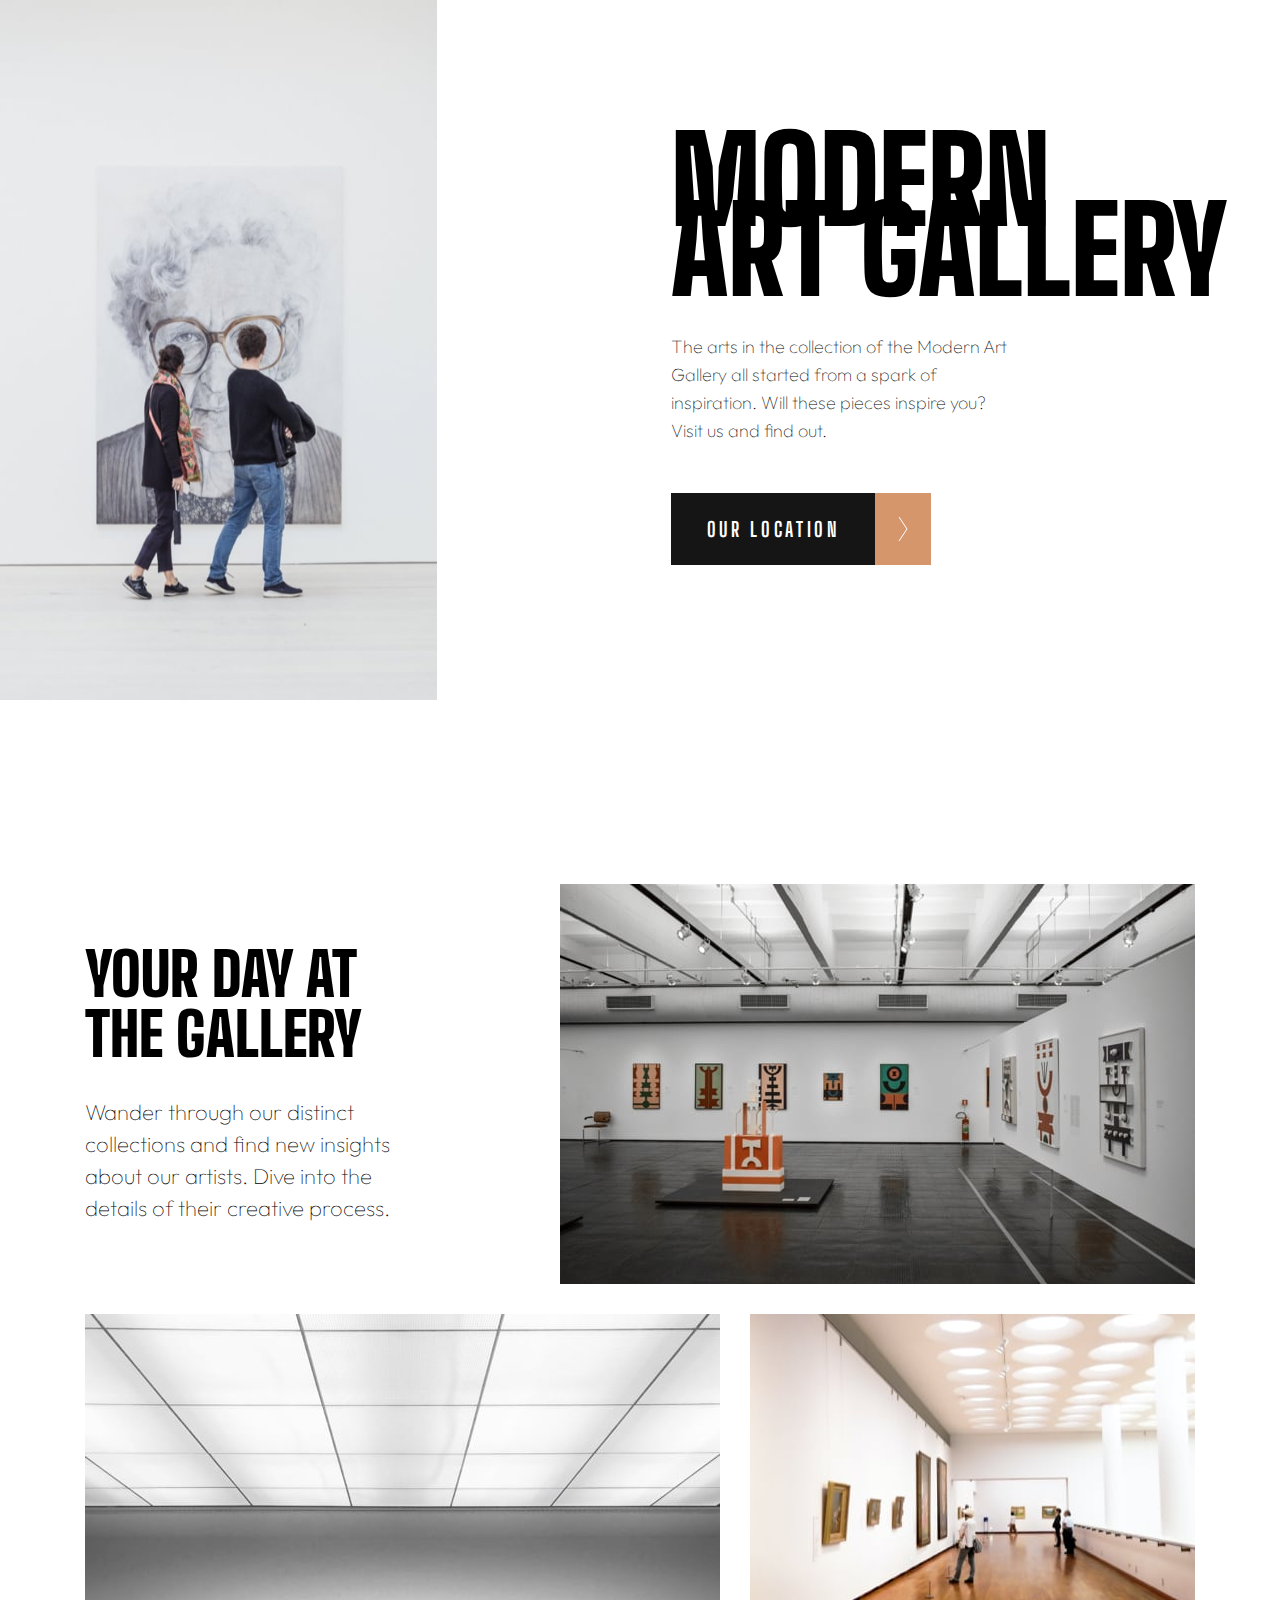
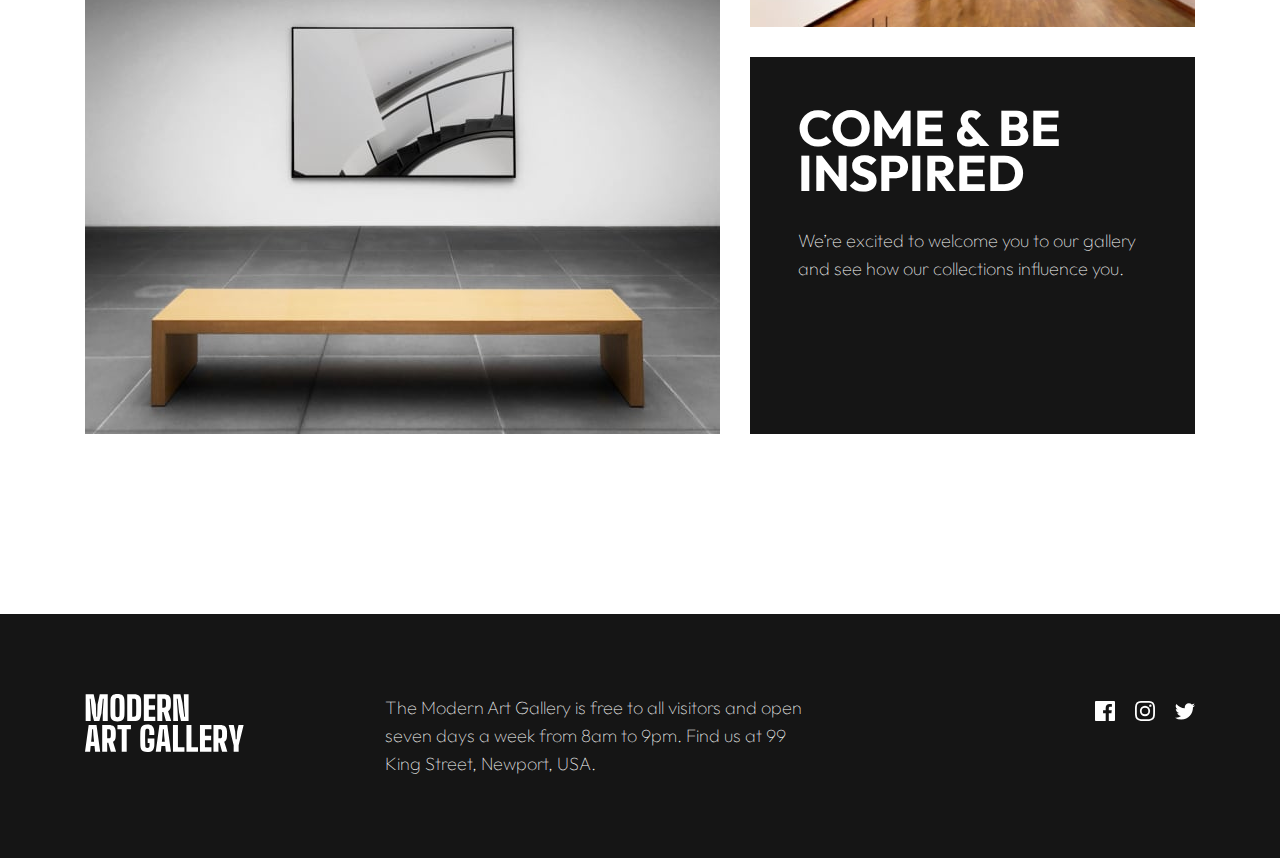
<file: index.html>
<!DOCTYPE html>
<html lang="en">
<head>
  <meta charset="UTF-8">
  <meta name="viewport" content="width=device-width, initial-scale=1.0">
  <link rel="icon" type="image/png" sizes="32x32" href="./assets/favicon-32x32.png">
  <title>Frontend Mentor | Art gallery website</title>
  <link rel="stylesheet" href="./style.css">
</head>
<body>
<main>
  
    <section class="top">
      <article class="gallery">
        <div class="black">
          <div class="txtwhite">
            <h1>Modern</h1>
            <h1> Art Gallery</h1>
          </div>
        </div>
        <div class="image">
          <div class="h1txt">
            <h1>Modern</h1>
            <h1 class="bottom">Art Gallery</h1>
          </div>
          <img class="herobig" src="./assets/desktop/image-hero.jpg" alt="">
          <img class="heromobile" src="./assets/mobile/image-hero@2x.jpg" alt="">
        </div>
      </article>
      <article class="texthero">
          <div class="h1txt2">
            <h1>Modern</h1>
            <h1 class="arttxt">Art Gallery</h1>
          </div>
        <p>
          The arts in the collection of the Modern Art Gallery all started
          from a spark of inspiration. Will these pieces inspire you? Visit
          us and find out.
        </p>
        <div onclick="window.location.href='./location.html'"  class="button">
          <button>OUR LOCATION</button>
          <div class="buttonend">
            <img src="./assets/icon-arrow-right.svg" alt="">
          </div>
        </div>
      </article>
    </section>
  
    <section class="bottom">
      <div class="wrapper">
        <article class="upper">
          <div class="txt2">
            <h2>Your day at the gallery</h2>
            <p>
              Wander through our distinct collections and find new insights about
              our artists. Dive into the details of their creative process.
            </p>
          </div>
          <img class="desktop1" src="./assets/desktop/image-grid-1.jpg" alt="">
          <img class="tablet1"  src="./assets/tablet/image-grid-1.jpg" alt="">
          <img src="./assets/mobile/image-grid-1.jpg" alt="" class="mobile1">

        </article>
        <article class="lower">
          <img class="tallpic" src="./assets/desktop/image-grid-2.jpg" alt="">
          <img class="tallpictab"  src="./assets/tablet/image-grid-2.jpg" alt="">
          <img src="./assets/mobile/image-grid-2.jpg" alt="" class="tallpicmob">
          <div class="rightside">
            <img class="midpic" src="./assets/desktop/image-grid-3.jpg" alt="">
            <img class="midpictab" src="./assets/tablet/image-grid-3.jpg" alt="">
            <img src="./assets/mobile/image-grid-3.jpg" alt="" class="midpicmob">
            <div class="txt3">
              <h2>Come &amp; be inspired</h2>
              <p>
                We’re excited to welcome you to our gallery and see how our collections
                influence you.
              </p>
            </div>
          </div>
        </article>
      </div>
      </section>

    <footer>
      <div class="wrapperfooter">
        <div class="branding">
        <img class="logo-light" src="./assets/logo-light.svg" alt="">
          <p class="txt4">
            The Modern Art Gallery is free to all visitors and open seven days a week
            from 8am to 9pm. Find us at 99 King Street, Newport, USA.
          </p>
        </div>
        <div class="socials">
          <img src="./assets/icon-facebook.svg" alt="">
          <img src="./assets/icon-instagram.svg" alt="">
          <img src="./assets/icon-twitter.svg" alt="">
        </div>
      </div>
    </footer>
 
  
  
</main>
</body>
</html>
</file>
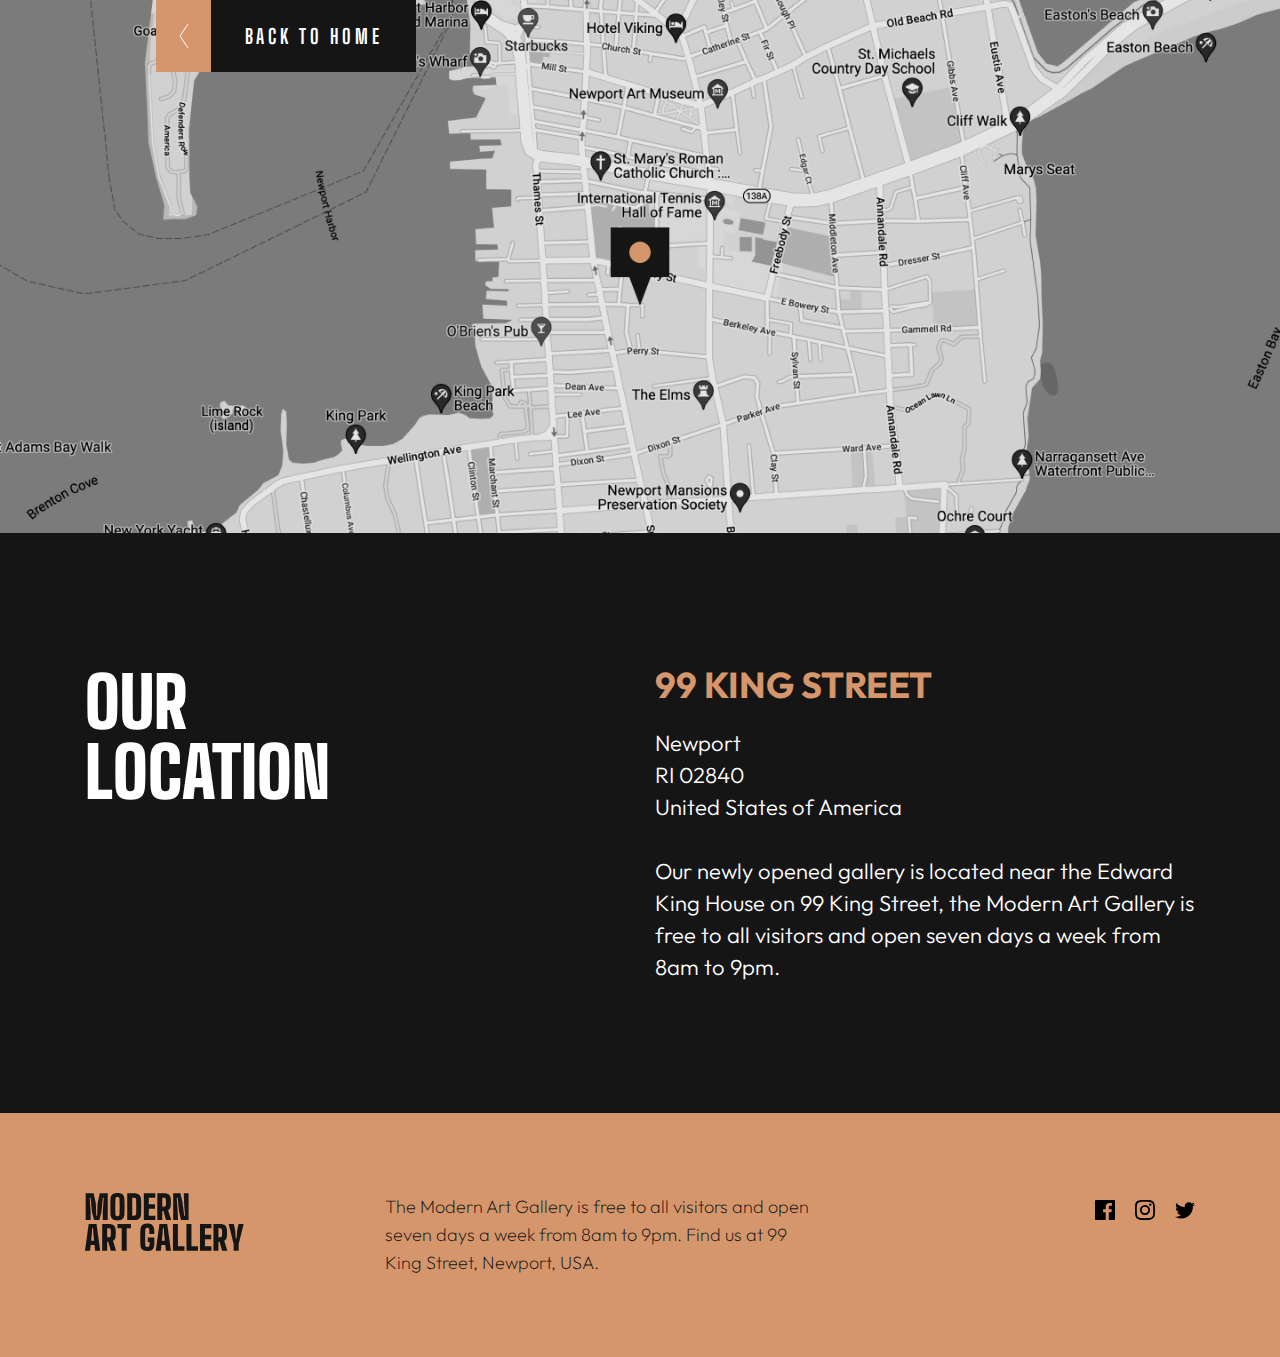
<file: location.html>
<!DOCTYPE html>
<html lang="en">
<head>
  <meta charset="UTF-8">
  <meta name="viewport" content="width=device-width, initial-scale=1.0">
  <link rel="icon" type="image/png" sizes="32x32" href="./assets/favicon-32x32.png">
  <link rel="stylesheet" href="style.css">
  <title>Frontend Mentor | Art gallery website</title>
</head>
<body>

  <main>
<section class="heromap">
  <div  onclick="window.location.href='./index.html'" class="button2">
    <div class="buttonend2">
      <img src="./assets/icon-arrow-left.svg" alt="">
    </div>
    <button>BACK TO HOME</button>
  </div>
<img class="map" src="./assets/desktop/image-map@2x.png" alt="">
<img class="maptablet" src="./assets/tablet/image-map.png" alt="">
<img class="mapmobile" src="./assets/mobile/image-map.png" alt="">

</section>

<section class="ourlocation1">
<div class="ourlocation">
  <h1>Our location</h1>
  <div class="address">
  <h2>99 King Street</h2>
  <div class="txt5">
    <p>Newport</p>
    <p>RI 02840</p>
    <p>United States of America</p>
  </div>
  <div class="txt6">
  <p>  Our newly opened gallery is located near the Edward King House on 99 King
    Street, the Modern Art Gallery is free to all visitors and open seven days
    a week from 8am to 9pm.</p>
  </div>
  </div>
</div>

</section>

  </main>

  <footer class="locationlower">
    <div class="wrapperfooter">
      <div class="branding">
      <img class="logo-light" src="./assets/logo-dark.svg" alt="">
        <p class="txt4">
          The Modern Art Gallery is free to all visitors and open seven days a week
          from 8am to 9pm. Find us at 99 King Street, Newport, USA.
        </p>
      </div>
      <div class="socials socials2">
        <img class="face2" src="./assets/icon-facebook2.svg" alt="">
        <img src="./assets/icon-instagram2.svg" alt="">
        <img src="./assets/icon-twitter2.svg" alt="">
      </div>
    </div>
  </footer>




 





</body>
</html>
</file>
<file: style.css>
@import url('https://fonts.googleapis.com/css2?family=Big+Shoulders+Display:wght@100..900&display=swap');

@import url('https://fonts.googleapis.com/css2?family=Outfit:wght@100..900&display=swap');


:root{

/* Colours */

--beige: #d5966c;
--black: #151515;
--gray: #444444;
--white: #ffffff;
}

/* format */

/* heading XL  - 96px, line-spacing 88px */
/* heading L  - 70px, line-spacing 70px */
/* heading M  - 60px, line-spacing 50px */
/* heading s  - 36px, line-spacing 36px */

/* Body M - outfit light 22px - line spacing 32px */
/* Body s - outfit light 18px - line spacing 28px */


/* desktop - 1440px */

/* Hero
width-total - 1275px
height-total - 800px
width-black - 450px
width-image - 550px
*/

*{
    margin:0;
    padding:0;
    box-sizing: border-box;
    font-family: "Outfit", sans-serif;
}

h1{
    text-transform: uppercase;
    font-family: "Big Shoulders Display", sans-serif;
}



/* main{
    max-width: 1440px;
    margin: 0 auto;

} */

/* Section top "HERO" */

section.top{
    display: flex;
    justify-content: space-between;
     max-width: 1440px;
     margin: 0 auto;
  
}



article.gallery{
    display: flex;
    max-height: 800px;
    transition: all 0.35s ease;
}

.black{
    max-width: 450px;
    height: 800px;
    background-color: black;
    overflow: hidden;
    position:relative;
    z-index: 1;
}

.black .txtwhite{
   margin-top: 189px;
   margin-left: 165px;
}

.black h1{
    color: white;
    font-size: 96px;
    min-width: 514px;
    font-weight:900; 
    line-height: 88px;
    
}
.image{
    position: relative;
    z-index: 0;
}


article.gallery .image h1{
    position: relative;
    z-index: 1;
    top: 189px;
    font-size: 96px;
    font-weight:900;
    max-width: 514px;
    right:285px;
    line-height: 88px;
    transition: all 0.35s ease;

}



article.gallery .image h1.below{
    right:285px
} 


article.gallery .image img{
  position:relative;
  bottom: 176px;
  max-width: 550px;


} 

.heromobile{
    display: none;
}

/* right text hero */


.texthero{
    margin-top: 190px;
    position: relative;
    right: 165px;
    transition: all 0.35s ease;
}

.texthero .h1txt2{
    font-size: 70px;
    line-height: 70px;
    display: none;
}

.texthero p{
font-size: 22px; 
font-weight:lighter;  
line-height: 32px; 
max-width: 350px;

}

.button{
    display: flex;
    width: 264px;
    align-items: center;
    margin-top: 48px;
    cursor: pointer;
}

.texthero button{
    width: 204px;
    height: 72px;
    position: relative;
    border-radius: 0px;
    border: none;
    background-color: var(--black);
    color: var(--white);
    font-family: "Big Shoulders Display", sans-serif;
    font-size: 20px;
    font-weight: bolder;
    letter-spacing: 3.64px;
    cursor: pointer;
    transition: all 0.35s ease
}

.buttonend{
    width: 56px;
    height: 72px;
    background-color: var(--beige);
    display: flex;
    justify-content: center;
    align-items: center;
    transition: all 0.35s ease
    
}

.button:hover button{
    background-color: var(--beige);
}
.button:hover .buttonend{
    background-color: var(--black);
}
   
/* Section bottom */


section.bottom{
    margin-top: 180px;
}

.wrapper{
    max-width: 1110px;
    width:92%;
    margin: 0 auto;
   
}

article.upper{
    display: flex;
    align-items: center;
    justify-content: space-between;
}

/* image 1 */

.upper img.desktop1{
    max-width: 635px;
    width:100%;
    transition: all 0.35s ease;
}

.mobile1{
    display: none;
}

.txt2{
    display: flex;
    flex-direction: column;
    row-gap: 32px;
}

.txt2 h2{
    font-size:60px;
    line-height: 60px;
    max-width: 350px;
    font-weight: 900;
    text-transform: uppercase;
    font-family: "Big Shoulders Display", sans-serif;
}

.txt2 p {
    font-size: 22px;
    line-height: 32px;
    max-width: 350px;
    font-weight: lighter;
}


.txt3{

    height: 377px;
    background-color: var(--black);
    color: var(--white);
    padding:48px;
    transition: all 0.35s ease;
}

.txt3 h2{
    font-size:60px;
    line-height: 60px;  
    text-transform: uppercase; 

}

.txt3 p{
    font-size: 22px;
    line-height: 32px; 
    font-weight: lighter;
    margin-top: 32px;
}

.lower {
    display: flex;
    column-gap: 30px;
    margin-top: 30px;
}

.lower .tallpic{
    max-width: 635px;
    width:100%;

}

.lower .rightside{

display: flex;
flex-direction: column;
row-gap: 30px;
    
}

.lower .rightside img{
    /* max-width:445px; */
    width:100%;
}

/* footer */

footer{
    margin-top: 180px;
    height: 244px;
    background-color: var(--black);
    color: white;
 
   
    
}

.wrapperfooter{
    max-width: 1110px;
    margin: 0 auto;
    display: flex;
    justify-content: space-between;
    height: 100%;
    align-items: center;
   
}

.branding{
    display: flex;
    max-width: 730px;
   column-gap: 140px;
  
}
.logo-light{
    width: 160px;
}

.branding p{
    max-width: 430px;
    font-size: 18px;
    line-height: 28px;
    font-weight: lighter;
}

.branding img{
    align-self: start;
}

.socials{
    width: 100px;
    display: flex;
    align-items: center;
    justify-content: space-between;
}



.socials img{
    position: relative;
    bottom: 25px;
}

.tablet1{
   max-width: 435px;
   display: none;
    width:100%;
}

.tallpictab{
    display: none;
}

.midpictab{
    display: none;
}

.midpicmob{
    display: none;

}

.tallpicmob{
    display: none;
}

/* TABLET */

@media (max-width: 1288px){



 section.top{
    display: grid;
    grid-template-columns: 2.5fr 2fr;
    grid-auto-flow: column;
 }   
    
    

.black{
    display: none;
}

.h1txt{
    display: none;
   
}
article.gallery .image img{
position: static;
max-width: 437px ;
height:700px;

}


.texthero .h1txt2{
    font-size: 60px;
    line-height: 70px;
    display: block;


}

.texthero .h1txt2 h1{
    font-weight: 900;

  
}

.arttxt{
    margin-bottom: 48px;
}

.texthero p{
    font-size: 18px; 
    font-weight:lighter;  
    line-height: 28px; 
    max-width: 339px;
    
    }

.texthero{
    margin-top: 145px;
        right: 40px;

}


.txt3{
    height:100%;
    
}



.txt3 h2{
   font-size: 50px;
   line-height: 45px; 
  

}

.txt3 p{
    font-size: 18px;
    line-height: 28px; 
    
 
 }

 .wrapperfooter{
    width: 90%;
}

}

@media(max-width:1026px){
    


.midpic{
    display: none;
}


.tablet1{
    display: block;

}

.upper img.desktop1{
    display: none;
}

.tallpic{
    display: none;
}

.tallpictab{
    display: block;
}

.midpictab{
    display: block;
}

article.lower{
    justify-content: center;
}

article.upper{
    justify-content: space-around;
    column-gap: 30px;
    
}
   


/* .txt3{
    padding:28.5px;
    display: flex;
    flex-direction: column;
    justify-content: center;
    align-items: center;
} */
.txt3 h2{
    font-size: 42px;
    line-height: 45px; 
}

.socials img{
    bottom: 40px;
}

.branding p{
    max-width: 281px;
  
}

.branding img{
    align-self: flex-start;
}
   
} 
@media(max-width:820px){
    article.upper{
        justify-content: space-between;  
    }
    
    .txt2 h2{
        font-size: 50px;
        line-height: 45px;
        max-width: 223px;
    }
    
    .txt2 p{
        font-size: 18px;
        line-height: 28px;
        max-width: 223px;
    } 


.branding{
    column-gap: 75px ;
 }
   

}

/* Mobile */
@media(max-width: 750px){

    section.top{
        display: flex;
        flex-direction: column;
    }

    article.gallery{
justify-content: center;
    }

    article.gallery .image img{
        display: none;
    }
    
    article.gallery .image img.heromobile{
        display:block;
        height:auto;
        max-width:750px;
        width:100%;
    }


.texthero{
    position: static;
    display: flex;
    flex-direction: column;
    align-items: start;
    width:90%;
    margin: 0 auto;
    margin-top: 32px;
}

article.upper{
    flex-direction: column;
} 

article.lower{
    flex-direction: column;
}

.wrapperfooter{
    flex-direction: column;
}

.branding{
    flex-direction: column;
}

.tablet1{
margin-top: 25px;
max-width: none;
width:100%;


}

.mobile1{
    display: none;
}

.tallpictab{
display: none;
}

.tallpicmob{
    display: block;
    margin-bottom: 25px;
}

/* .midpictab{
    display: none;
}

.midpicmob{
    display: block;
} */

section.bottom{
    margin-top: 120px;
}

.txt2 h2{
    max-width: none;
    width: 95%;
    margin: 0 auto;
}
.txt2 p{
    max-width: none;
    width:95%;
    margin:0 auto;
}
footer{
    margin-top:150px;
    height:100%;
}



.branding img{
width:110px;
padding-top: 36px;
}

.branding p{
    max-width: 350px;
    font-size:16px;
    padding: 38px 0;
    font-weight: 300;
}

footer{
    padding:15px;
}

.socials{
    padding-top:38px;
   
  
}

.wrapperfooter{
    align-items:start;
}


  /* Location page ----------------- */

  


}


/* location page */
section.heromap{
    position: relative;
    background-color: var(--black);

}

.mapmobile{
    display: none;
}

.heromap img.map{
    width: 100%;
}

section.ourlocation1{
    background-color: var(--black);
   
}

.ourlocation{
    max-width: 1110px;
    padding: 130px 0;
    margin: 0 auto;
    display: flex;
    justify-content: space-between;
    color:white;
   

}

.ourlocation h1{
    font-size: 70px;
    line-height: 70px;
    font-weight: 900;
    max-width:350px;
   



}

.txt5, .txt6{
    font-size: 22px;
    line-height: 32px;
    font-weight: 300;
    max-width: 540px;
}

.txt6{
    margin-top: 32px;
}

footer.locationlower{
    margin-top: 0px;
}


.button2{
    display: flex;
    align-items: center;
    justify-content: flex-start;
    max-width:260px;
    position: absolute;
    left: 156px;
    z-index: 1;
    cursor: pointer;
    

}

.heromap button{
    width: 208px;
    height: 72px;
    position: relative;
    border-radius: 0px;
    border: none;
    background-color: var(--black);
    color: var(--white);
    font-family: "Big Shoulders Display", sans-serif;
    font-size: 20px;
    font-weight: bolder;
    letter-spacing: 3.64px;
    cursor:pointer;
    transition: all 0.35s ease;
}

.buttonend2{
    width: 56px;
    height: 72px;
    background-color: var(--beige);
    display: flex;
    justify-content: center;
    align-items: center;
    transition: all 0.35s ease;
    
}

.button2:hover button{
    background-color: var(--beige);
}
.button2:hover .buttonend2{
    background-color: var(--black);
}

.maptablet{
    display: none;
}

.address h2{
    font-size: 36px;
    line-height: 36px;
    margin-bottom: 24px;
    text-transform: uppercase;
    color: var(--beige)
}

.locationlower{
    background-color: var(--beige);
    color: var(--black);
}

.locationlower p{
    font-weight: 200;
}

.socials2 img{
width:20px;
}
   
@media (max-width:1047px){
.maptablet{
    display: block;
        width: 100%;
       

}

.heromap img.map{
   display: none;

}

.button2{
    left:40px;
}

.ourlocation{
    max-width: 689px;
    padding: 84px 0;
}

.ourlocation h1{
    font-size: 55px;
    line-height: 50px;
    max-width: 223px;
}

.address h2{
    font-size: 32px;
    line-height: 32px;
}


.txt5, .txt6{
    font-size: 18px;
    line-height: 28px;
    font-weight: 100;
    max-width: 400px;
}

    
}

@media(max-width:750px){
  

.button2{
        left:0;
}

.maptablet{
    display: none;
}

.mapmobile{
    display: block;
    width: 100%;
}

.ourlocation{
    flex-direction: column;
    width:90%;
    margin: 0 auto;
}

.ourlocation h1{
    font-size: 50px;
    line-height: 45px;
    max-width: 350px;
    margin-bottom: 48px;
}

.address h2{
    font-size: 32px;
    line-height: 32px;
}


.txt5, .txt6{
    font-size: 18px;
    line-height: 28px;
    font-weight: 100;
    max-width: 750px;
}






}
</file>
